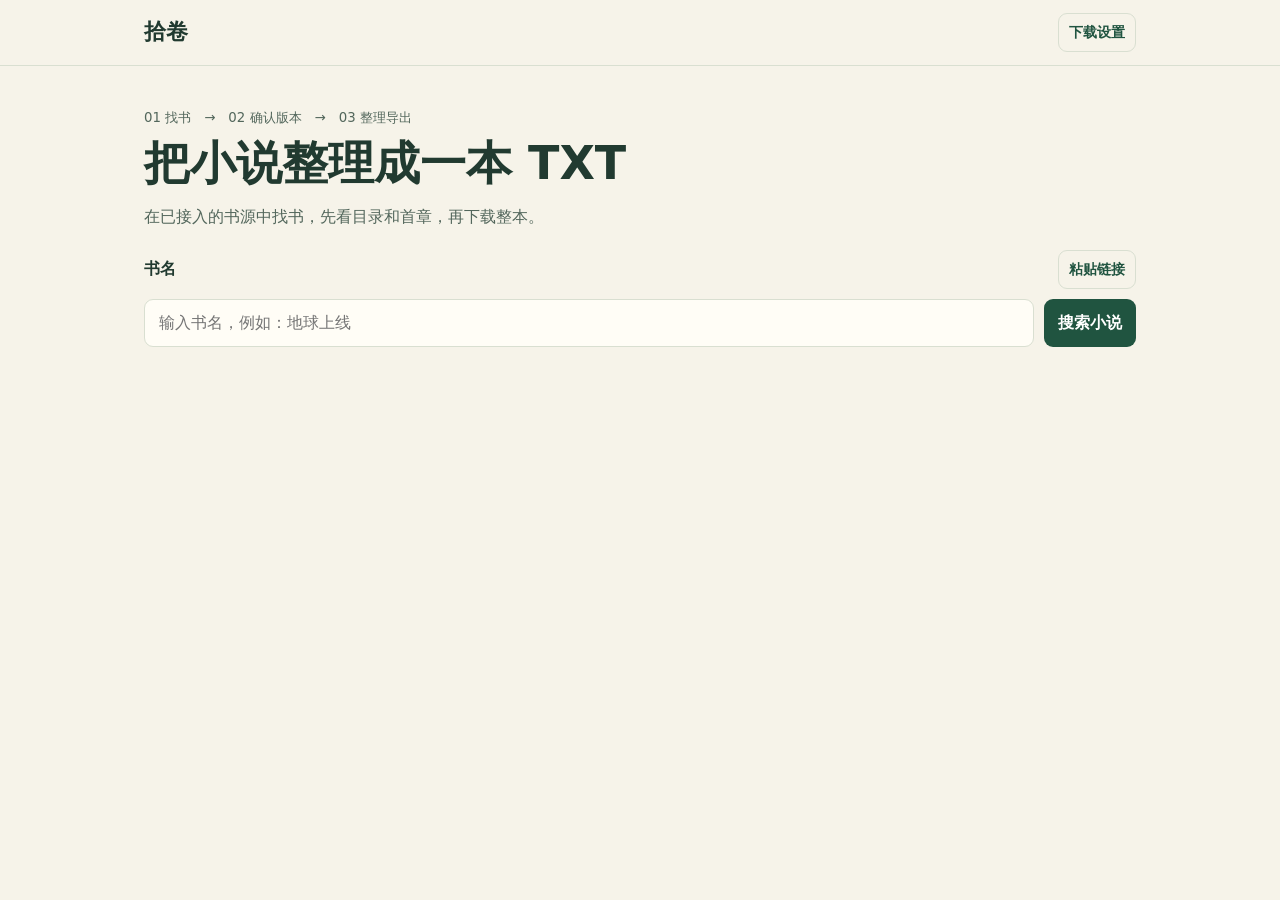
<file: index.html>
<!doctype html>
<html lang="zh-CN">
<meta charset="utf-8">
<meta name="viewport" content="width=device-width, initial-scale=1">
<title>拾卷 · 本地小说下载器</title>
<style>
:root{color-scheme:light dark;--paper:light-dark(#f6f3e9,#1f261f);--panel:light-dark(#fffdf6,#2b352d);--ink:light-dark(#213a30,#edf3e6);--muted:light-dark(#53675c,#bac7b8);--line:light-dark(#d9dfd1,#526154);--green:light-dark(#205440,#b7dec2);--on-green:light-dark(#fff,#163421)}
*{box-sizing:border-box}body{margin:0;background:var(--paper);color:var(--ink);font:16px/1.65 system-ui,sans-serif}main,header>div{max-width:1040px;margin:auto;padding:0 24px}header{border-bottom:1px solid var(--line)}header>div{display:flex;justify-content:space-between;align-items:center;min-height:65px}header strong{font-size:22px}small,p{color:var(--muted)}main{padding-block:38px}h1,h2,h3,p{margin:0}h1{font-size:clamp(28px,6vw,46px);line-height:1.2;margin:6px 0 12px}h2{font-size:23px;overflow-wrap:anywhere}h3{font-size:17px;margin-bottom:12px}form{display:flex;flex-wrap:wrap;gap:10px;margin-top:20px}label{width:100%;font-weight:600}input,button{font:inherit;border-radius:9px;padding:10px 14px}input{flex:1;min-width:200px;background:var(--panel);color:inherit;border:1px solid var(--line)}button{background:var(--green);color:var(--on-green);border:0;font-weight:600;cursor:pointer}button:disabled{opacity:.55;cursor:wait}a{color:var(--green)}#status{min-height:30px;margin-top:10px}section{border-top:1px solid var(--line);padding-top:20px;margin-top:14px}.summary{display:flex;gap:14px;align-items:center;justify-content:space-between;flex-wrap:wrap}.grid{display:grid;grid-template-columns:minmax(0,1fr) minmax(0,1.35fr);gap:16px;margin-top:17px}.panel{background:var(--panel);border:1px solid var(--line);border-radius:12px;padding:18px;min-width:0}ol{margin:0;padding-left:25px;max-height:330px;overflow:auto}li{padding:4px 0}pre{font:inherit;white-space:pre-wrap;overflow-wrap:anywhere;margin:0}#chapter-title{margin-bottom:10px;color:var(--muted)}@media(max-width:640px){.grid{grid-template-columns:1fr}main{padding-block:24px}}
.mode{background:transparent;color:var(--green);border:1px solid var(--line);font-size:14px;padding:7px 10px}.field-label{display:flex;align-items:center;justify-content:space-between;gap:12px;width:100%}.field-label label{width:auto}.match{display:flex;flex-wrap:wrap;align-items:center;justify-content:space-between;gap:8px 16px;padding:12px 0;border-top:1px solid var(--line)}.match:first-child{border-top:0}.match p{font-size:14px;overflow-wrap:anywhere}.match strong{overflow-wrap:anywhere}.match .mode{white-space:nowrap}
.workspace{display:grid;grid-template-columns:minmax(0,1fr) minmax(0,1.2fr);gap:16px;align-items:start;margin-top:8px}.workspace .panel{margin:0}.workspace h3{margin-top:0}.match[aria-current=true]{background:var(--paper);border-radius:8px;padding-inline:8px}.match button[aria-pressed=true]{background:var(--green);color:var(--on-green)}.preview-tools{display:flex;gap:8px;flex-wrap:wrap;margin:14px 0 10px}.preview-tools [aria-pressed=true]{background:var(--green);color:var(--on-green)}#preview{max-height:420px;overflow:auto}#preview[data-view=brief]{overflow:hidden}#preview[data-view=brief] span{display:-webkit-box;-webkit-box-orient:vertical;-webkit-line-clamp:5;overflow:hidden}.summary{padding-bottom:14px;border-bottom:1px solid var(--line)}@media(max-width:640px){.workspace{grid-template-columns:1fr}}
.workspace[hidden],#custom-range[hidden]{display:none}button.match{position:relative;width:100%;display:block;text-align:left;padding:12px 14px 12px 18px;background:transparent;color:var(--ink);font-weight:400;border-radius:0}button.match:hover,button.match[aria-pressed=true]{background:var(--paper);border-radius:8px}button.match[aria-pressed=true]::before{content:"";position:absolute;left:5px;top:9px;bottom:9px;width:3px;border-radius:3px;background:var(--green);pointer-events:none}button.match small{display:block;overflow-wrap:anywhere}#preview{padding:12px 15px;background:light-dark(#efebdf,#222a23);border-radius:8px}#range-form{display:flex;flex-wrap:wrap;align-items:center;gap:8px;margin-top:14px}#range-form label{width:auto}#range-form select{font:inherit;color:inherit;background:var(--panel);border:1px solid var(--line);border-radius:8px;padding:7px}#custom-range{display:flex;align-items:center;gap:6px}#custom-range input{width:72px;min-width:0;padding:5px}
.pagination{display:flex;justify-content:space-between;align-items:center;gap:8px;margin-top:12px;padding-top:12px;border-top:1px solid var(--line)}.pagination[hidden]{display:none}.pagination button:disabled{cursor:default}#match-list{max-height:510px;overflow:auto;overscroll-behavior:contain}
#chapter-actions[hidden]{display:flex;visibility:hidden}.reading-window{height:clamp(210px,35vh,290px);overflow:auto;overscroll-behavior:contain}.reading-window #chapters,.reading-window #preview{max-height:none;overflow:visible}.reading-window #preview[data-view=brief]{overflow:hidden}button{-webkit-tap-highlight-color:transparent}button.match:disabled,#lookup button:disabled,#result button:disabled{opacity:1}
#download-progress[hidden]{display:block;visibility:hidden}#download-progress{margin-top:10px;height:65px;overflow:auto}#download-progress progress{width:100%;accent-color:var(--green)}#download:disabled{cursor:wait}
#download,#partial-download{min-width:8.5rem;padding:10px 14px;font-size:16px;border:1px solid transparent}#partial-download{border-color:var(--line)}
#settings-dialog{width:min(440px,calc(100% - 32px));background:var(--panel);color:var(--ink);border:1px solid var(--line);border-radius:12px;padding:20px}#settings-dialog::backdrop{background:#0005}#settings-form{margin:0}#save-directory{flex-basis:100%}
</style>
<header><div><strong>拾卷</strong><button class="mode" id="download-settings" type="button">下载设置</button></div></header>
<dialog id="settings-dialog">
  <form id="settings-form">
    <label for="save-directory">TXT 下载目录</label>
    <p>输入运行拾卷的电脑上已存在的目录。留空时使用浏览器下载。</p>
    <input id="save-directory" type="text" placeholder="例如 D:\Downloads 或 /home/me/Downloads" maxlength="4096">
    <button type="submit">保存</button>
    <button class="mode" id="cancel-settings" type="button">取消</button>
  </form>
</dialog>
<main>
  <small>01 找书　→　02 确认版本　→　03 整理导出</small>
  <h1>把小说整理成一本 TXT</h1>
  <p>在已接入的书源中找书，先看目录和首章，再下载整本。</p>
  <form id="lookup">
    <div class="field-label">
      <label id="input-label" for="query">书名</label>
      <button class="mode" id="toggle" type="button">粘贴链接</button>
    </div>
    <input id="query" type="search" placeholder="输入书名，例如：地球上线" maxlength="100" required>
    <button id="open">搜索小说</button>
  </form>
  <p id="status" role="status"></p>
  <div class="workspace" id="workspace" hidden>
  <section id="matches" class="panel" aria-labelledby="matches-title">
    <h3 id="matches-title">书源对比</h3>
    <div id="match-list"><p>搜索后在这里比较候选版本。</p></div>
    <nav id="pagination" class="pagination" aria-label="书源对比分页" hidden>
      <button id="previous" class="mode" type="button">上一页</button>
      <small id="page-label" aria-live="polite"></small>
      <button id="next" class="mode" type="button">下一页</button>
    </nav>
  </section>
  <section class="panel" aria-labelledby="preview-heading">
    <h3 id="preview-heading">首章预览</h3>
    <p id="preview-empty">选择左侧的版本，查看首章开头。</p>
    <div id="result" hidden>
    <div class="summary">
      <div><h2 id="title"></h2><p><span id="count"></span> · <a id="original" target="_blank" rel="noopener noreferrer">打开原站</a></p></div>
    </div>
    <div class="preview-tools" role="group" aria-label="预览范围">
      <button type="button" class="mode" data-view="catalog" aria-pressed="false">章节目录</button>
    </div>
    <div id="reading-window" class="reading-window" aria-label="正文与章节目录">
      <ol id="chapters" hidden></ol>
      <p id="chapter-title"></p><pre id="preview" aria-label="章节正文预览"><span id="preview-text"></span></pre>
    </div>
    <div class="preview-tools" id="chapter-actions"><button type="button" class="mode" data-view="full" aria-pressed="false">展开全章</button></div>
    <form id="range-form">
      <label for="range">章节范围</label>
      <select id="range">
        <option value="all">全部章节</option>
        <option value="first">前 3 章</option>
        <option value="custom">自选范围</option>
      </select>
      <span id="custom-range" hidden>
        <input id="start" type="number" min="1" step="1" aria-label="起始章节" disabled required>
        <span>至</span>
        <input id="end" type="number" min="1" step="1" aria-label="结束章节" disabled required>
      </span>
      <button id="download">下载 TXT</button>
      <button id="partial-download" class="mode" type="button" hidden>下载已有章节</button>
    </form>
    <div id="download-progress" hidden>
      <progress id="progress-bar" aria-label="章节下载进度"></progress>
      <small id="progress-label" role="status"></small>
    </div>
    </div>
  </section>
  </div>
</main>
<script>
const byId = id => document.getElementById(id);
const settingsDialog = byId('settings-dialog');
let saveDirectory = localStorage.getItem('shijuan.downloadDirectory') || '';
byId('download-settings').addEventListener('click', () => {
  byId('save-directory').value = saveDirectory;
  settingsDialog.showModal();
});
byId('cancel-settings').addEventListener('click', () => settingsDialog.close());
byId('settings-form').addEventListener('submit', event => {
  event.preventDefault();
  saveDirectory = byId('save-directory').value.trim();
  localStorage.setItem('shijuan.downloadDirectory', saveDirectory);
  settingsDialog.close();
});

function requestDownload(path) {
  return fetch(path, {
    method: 'POST',
    headers: {'Content-Type': 'application/json'},
    body: JSON.stringify({directory: saveDirectory}),
  });
}

async function saveDownload(response, filename) {
  if (response.headers.get('content-type')?.includes('application/json')) {
    const {saved} = await response.json();
    return '已保存到 ' + saved;
  }
  const url = URL.createObjectURL(await response.blob());
  const link = document.createElement('a');
  link.href = url;
  link.download = filename;
  link.click();
  setTimeout(() => URL.revokeObjectURL(url), 1000);
  return '';
}
const status = byId('status');
const openButton = byId('open');
const download = byId('download');
const query = byId('query');
const toggle = byId('toggle');
const matches = byId('matches');
const workspace = byId('workspace');
const range = byId('range');
const views = [...document.querySelectorAll('.preview-tools button')];
const inputs = {search: '', link: ''};
let mode = 'search';
let book;
let activeView = 'brief';
const pageSize = 18;
let results = [];
let page = 0;
let selectedUrl = '';
let searching = false;
let busy = false;
let partialRange = null;

function clearPartial() {
  partialRange = null;
  byId('partial-download').hidden = true;
}

function renderMatches() {
  const pageCount = Math.ceil(results.length / pageSize);
  const rows = results.slice(page * pageSize, (page + 1) * pageSize).map(item => {
    const row = document.createElement('button');
    row.type = 'button';
    row.className = 'match';
    row.disabled = busy;
    row.setAttribute('aria-pressed', String(item.url === selectedUrl));
    const title = document.createElement('strong');
    title.textContent = item.title;
    const details = document.createElement('small');
    details.textContent = [item.source, item.author, item.latest && '末章：' + item.latest].filter(Boolean).join(' · ');
    row.addEventListener('click', () => showBook(item.url, row));
    row.append(title, details);
    return row;
  });
  byId('match-list').replaceChildren(...rows);
  if (!rows.length) byId('match-list').textContent = '暂无候选版本。';
  byId('pagination').hidden = pageCount <= 1;
  byId('page-label').textContent = '第 ' + (page + 1) + ' / ' + pageCount + ' 页';
  updatePagination(busy);
}

function updatePagination(busy) {
  byId('previous').disabled = busy || page === 0;
  byId('next').disabled = busy || (page + 1) * pageSize >= results.length;
}

for (const [id, direction] of [['previous', -1], ['next', 1]]) {
  byId(id).addEventListener('click', () => {
    page += direction;
    renderMatches();
    byId('match-list').scrollTop = 0;
  });
}

function clearPreview(message = '选择左侧的版本，查看首章开头。') {
  byId('result').hidden = true;
  byId('preview-empty').textContent = message;
  byId('preview-empty').hidden = false;
}

function selectView(view) {
  activeView = view;
  for (const button of views) button.setAttribute('aria-pressed', String(button.dataset.view === view));
  byId('chapters').hidden = view !== 'catalog';
  byId('chapter-actions').hidden = view === 'catalog';
  byId('chapter-title').hidden = view === 'catalog';
  const preview = byId('preview');
  preview.hidden = view === 'catalog';
  preview.dataset.view = view;
  const readingWindow = byId('reading-window');
  readingWindow.scrollTop = 0;
  readingWindow.tabIndex = view === 'brief' ? -1 : 0;
  views.find(button => button.dataset.view === 'full').textContent = view === 'full' ? '收起全章' : '展开全章';
  if (view !== 'catalog') {
    byId('preview-text').textContent = view === 'brief' ? book.preview : (book.fullPreview ?? '正在加载完整首章…');
  }
}

for (const button of views) button.addEventListener('click', async () => {
  const view = activeView === button.dataset.view ? 'brief' : button.dataset.view;
  selectView(view);
  const current = book;
  if (view === 'catalog') {
    try {
      await loadCatalog(current);
    } catch (error) {
      if (book === current && activeView === 'catalog') byId('chapters').textContent = error.message;
    }
    return;
  }
  if (view !== 'full' || current.fullPreview !== undefined) return;
  try {
    const response = await fetch('/preview/' + current.token);
    const data = await response.json();
    if (!response.ok) throw new Error(data.detail);
    current.fullPreview = data.text;
    if (book === current && activeView === 'full') selectView('full');
  } catch (error) {
    if (book === current && activeView === 'full') byId('preview-text').textContent = error.message;
  }
});

async function loadCatalog(current) {
  if (!current.chapters) {
    const list = byId('chapters');
    list.textContent = '正在读取完整目录…';
    const response = await fetch('/catalog/' + current.token);
    const data = await response.json();
    if (!response.ok) throw new Error(data.detail);
    current.chapters = data.chapters;
    if (book === current) {
      byId('count').textContent = current.source + ' · ' + current.chapters.length + ' 章';
      for (const id of ['start', 'end']) byId(id).max = current.chapters.length;
      list.replaceChildren(...current.chapters.map(chapter => {
        const row = document.createElement('li');
        const link = document.createElement('a');
        link.href = chapter.url;
        link.target = '_blank';
        link.rel = 'noopener noreferrer';
        link.textContent = chapter.title;
        row.append(link);
        return row;
      }));
    }
  }
  return current.chapters;
}

function updateRange() {
  clearPartial();
  const custom = range.value === 'custom';
  byId('custom-range').hidden = !custom;
  byId('start').disabled = !custom;
  byId('end').disabled = !custom;
  download.textContent = '下载 TXT';
}
range.addEventListener('change', updateRange);
for (const id of ['start', 'end']) byId(id).addEventListener('input', () => {
  clearPartial();
  download.textContent = '下载 TXT';
});

function setBusy(value) {
  busy = value;
  openButton.disabled = busy || searching;
  toggle.disabled = busy || searching;
  download.disabled = busy;
  byId('partial-download').disabled = busy;
  for (const button of matches.querySelectorAll('button')) button.disabled = busy;
  for (const button of views) button.disabled = busy;
  updatePagination(busy);
}

toggle.addEventListener('click', () => {
  inputs[mode] = query.value;
  mode = mode === 'search' ? 'link' : 'search';
  const link = mode === 'link';
  query.type = link ? 'url' : 'search';
  query.maxLength = link ? 1000 : 100;
  query.placeholder = link ? '粘贴已接入书源的作品详情页链接' : '输入书名，例如：地球上线';
  query.value = inputs[mode];
  byId('input-label').textContent = link ? '作品链接' : '书名';
  toggle.textContent = link ? '按书名搜索' : '粘贴链接';
  openButton.textContent = link ? '读取目录' : '搜索小说';
  byId('matches-title').textContent = '书源对比';
  byId('match-list').textContent = link ? '粘贴链接后在这里显示对应版本。' : '搜索后在这里比较候选版本。';
  workspace.hidden = true;
  byId('pagination').hidden = true;
  clearPreview();
  status.textContent = '';
  query.focus();
});

async function request(path, payload) {
  const response = await fetch(path, {
    method: 'POST',
    headers: {'Content-Type': 'application/json'},
    body: JSON.stringify(payload)
  });
  const data = await response.json();
  if (!response.ok) throw new Error(typeof data.detail === 'string' ? data.detail : '请求失败。');
  return data;
}

async function showBook(url, selected) {
  setBusy(true);
  workspace.hidden = false;
  const hasPreview = !byId('result').hidden;
  if (!hasPreview) clearPreview('正在加载首章…');
  status.textContent = '正在读取首章预览…';
  download.textContent = '下载 TXT';
  try {
    const data = await request('/catalog', {url});
    book = data;
    byId('download-progress').hidden = true;
    byId('title').textContent = data.title;
    byId('count').textContent = data.source;
    byId('original').href = data.url;
    byId('chapters').replaceChildren();
    byId('chapter-title').textContent = data.firstChapter.title;
    if (!selected) {
      const name = document.createElement('strong');
      name.textContent = data.title;
      const details = document.createElement('p');
      details.textContent = data.source;
      byId('match-list').replaceChildren(name, details);
    } else {
      selectedUrl = url;
      for (const button of matches.querySelectorAll('button.match')) {
        const active = button === selected;
        button.setAttribute('aria-pressed', String(active));
      }
    }
    selectView('brief');
    range.value = 'all';
    byId('start').value = 1;
    byId('end').value = 1;
    for (const id of ['start', 'end']) byId(id).removeAttribute('max');
    updateRange();
    byId('preview-empty').hidden = true;
    byId('result').hidden = false;
    status.textContent = '';
  } catch (error) {
    if (!hasPreview) clearPreview('未能加载预览。');
    status.textContent = error.message;
  } finally {
    setBusy(false);
  }
}

byId('lookup').addEventListener('submit', async event => {
  event.preventDefault();
  if (busy || searching) return;
  const value = query.value.trim();
  if (!value) return;
  workspace.hidden = false;
  clearPreview();
  byId('matches-title').textContent = '书源对比';
  byId('match-list').textContent = '';
  byId('pagination').hidden = true;
  results = [];
  page = 0;
  selectedUrl = '';
  if (mode === 'link') {
    await showBook(value);
    return;
  }
  searching = true;
  setBusy(false);
  status.textContent = '';
  const heading = byId('matches-title');
  heading.textContent = '书源对比 · 搜索中…';
  const errors = [];
  try {
    const response = await fetch('/search', {
      method: 'POST',
      headers: {'Content-Type': 'application/json'},
      body: JSON.stringify({query: value})
    });
    if (!response.ok) throw new Error('搜索请求失败。');
    const reader = response.body.pipeThrough(new TextDecoderStream()).getReader();
    let buffer = '';
    while (true) {
      const chunk = await reader.read();
      if (chunk.done) break;
      buffer += chunk.value;
      const lines = buffer.split('\n');
      buffer = lines.pop();
      for (const line of lines) {
        const batch = JSON.parse(line);
        if (batch.error) errors.push(batch.error);
        if (batch.results?.length) {
          results.push(...batch.results);
          const list = byId('match-list');
          const scroll = list.scrollTop;
          renderMatches();
          list.scrollTop = scroll;
        }
        heading.textContent = '书源对比 · ' + results.length + ' 个版本 · 搜索中…';
      }
    }
    heading.textContent = '书源对比 · ' + results.length + ' 个版本';
    renderMatches();
    if (!busy) status.textContent = errors.length
      ? '未能完成搜索：' + errors.join('、')
      : (results.length ? '' : '已接入书源没有找到这本书。');
  } catch (error) {
    status.textContent = error.message;
  } finally {
    searching = false;
    setBusy(busy);
  }
});

byId('range-form').addEventListener('submit', async event => {
  event.preventDefault();
  if (busy) return;
  clearPartial();
  setBusy(true);
  const current = book;
  const progressPanel = byId('download-progress');
  const progressBar = byId('progress-bar');
  const progressLabel = byId('progress-label');
  let timer;
  let running = true;
  progressPanel.hidden = false;
  progressBar.removeAttribute('value');
  progressLabel.textContent = '正在准备下载…';
  try {
    if (!current.chapters) progressLabel.textContent = '正在读取完整目录…';
    const count = (await loadCatalog(current)).length;
    const start = range.value === 'custom' ? Number(byId('start').value) : 1;
    const end = range.value === 'custom' ? Number(byId('end').value) : (range.value === 'first' ? Math.min(3, count) : count);
    if (start > end || end > count) throw new Error('章节范围无效，本书共 ' + count + ' 章。');
    const run = crypto.randomUUID();
    progressBar.max = end - start + 1;
    progressBar.value = 0;
    progressLabel.textContent = '已处理 0 / ' + progressBar.max + ' 章';
    const poll = async () => {
      try {
        const reply = await fetch('/download/' + current.token + '/progress', {cache: 'no-store'});
        if (!reply.ok || !running) return;
        const {progress} = await reply.json();
        if (!running || progress?.run !== run) return;
        progressBar.value = progress.processed;
        progressLabel.textContent = '已处理 ' + progress.processed + ' / ' + progress.total + ' 章'
          + (progress.failed ? ' · 失败 ' + progress.failed + ' 章' : '');
      } catch {
        // The download response still reports the outcome if polling fails.
      } finally {
        if (running) timer = setTimeout(poll, 500);
      }
    };
    timer = setTimeout(poll, 500);
    const response = await requestDownload('/download/' + current.token + '?start=' + start + '&end=' + end + '&run=' + run);
    if (!response.ok) {
      const data = await response.json();
      if (data.failed) {
        const numbers = data.failed.map(chapter => chapter.number).join('、');
        progressBar.value = data.completed + data.failed.length;
        progressLabel.textContent = '成功 ' + data.completed + ' 章 · 失败 ' + data.failed.length + ' 章';
        download.textContent = '重试失败章节';
        if (data.completed) {
          partialRange = {book: current, start, end};
          byId('partial-download').hidden = false;
        }
        throw new Error('已抓取 ' + data.completed + ' 章。失败章序号：' + numbers);
      }
      throw new Error(data.detail || '下载失败。');
    }
    const suffix = start === 1 && end === count ? '' : ' [' + start + '-' + end + ']';
    const saved = await saveDownload(response, book.title.replace(/[<>:"/\\|?*]/g, '_') + suffix + '.txt');
    download.textContent = '下载 TXT';
    progressBar.value = end - start + 1;
    progressLabel.textContent = saved || '已完成 ' + (end - start + 1) + ' 章';
  } catch (error) {
    progressLabel.textContent = error.message;
  } finally {
    running = false;
    clearTimeout(timer);
    setBusy(false);
  }
});

byId('partial-download').addEventListener('click', async () => {
  if (busy || !partialRange) return;
  const {book: current, start, end} = partialRange;
  if (!confirm('所选范围还有章节缺失。要下载已有章节吗？TXT 中会标出缺失位置。')) return;
  setBusy(true);
  try {
    const response = await requestDownload('/download/' + current.token + '?start=' + start + '&end=' + end + '&partial=true');
    if (!response.ok) throw new Error((await response.json()).detail || '下载失败。');
    const saved = await saveDownload(response, current.title.replace(/[<>:"/\\|?*]/g, '_') + ' [' + start + '-' + end + ' 缺章].txt');
    status.textContent = saved || '已生成缺章版 TXT。';
  } catch (error) {
    status.textContent = error.message;
  } finally {
    setBusy(false);
  }
});
</script>
</html>
</file>
